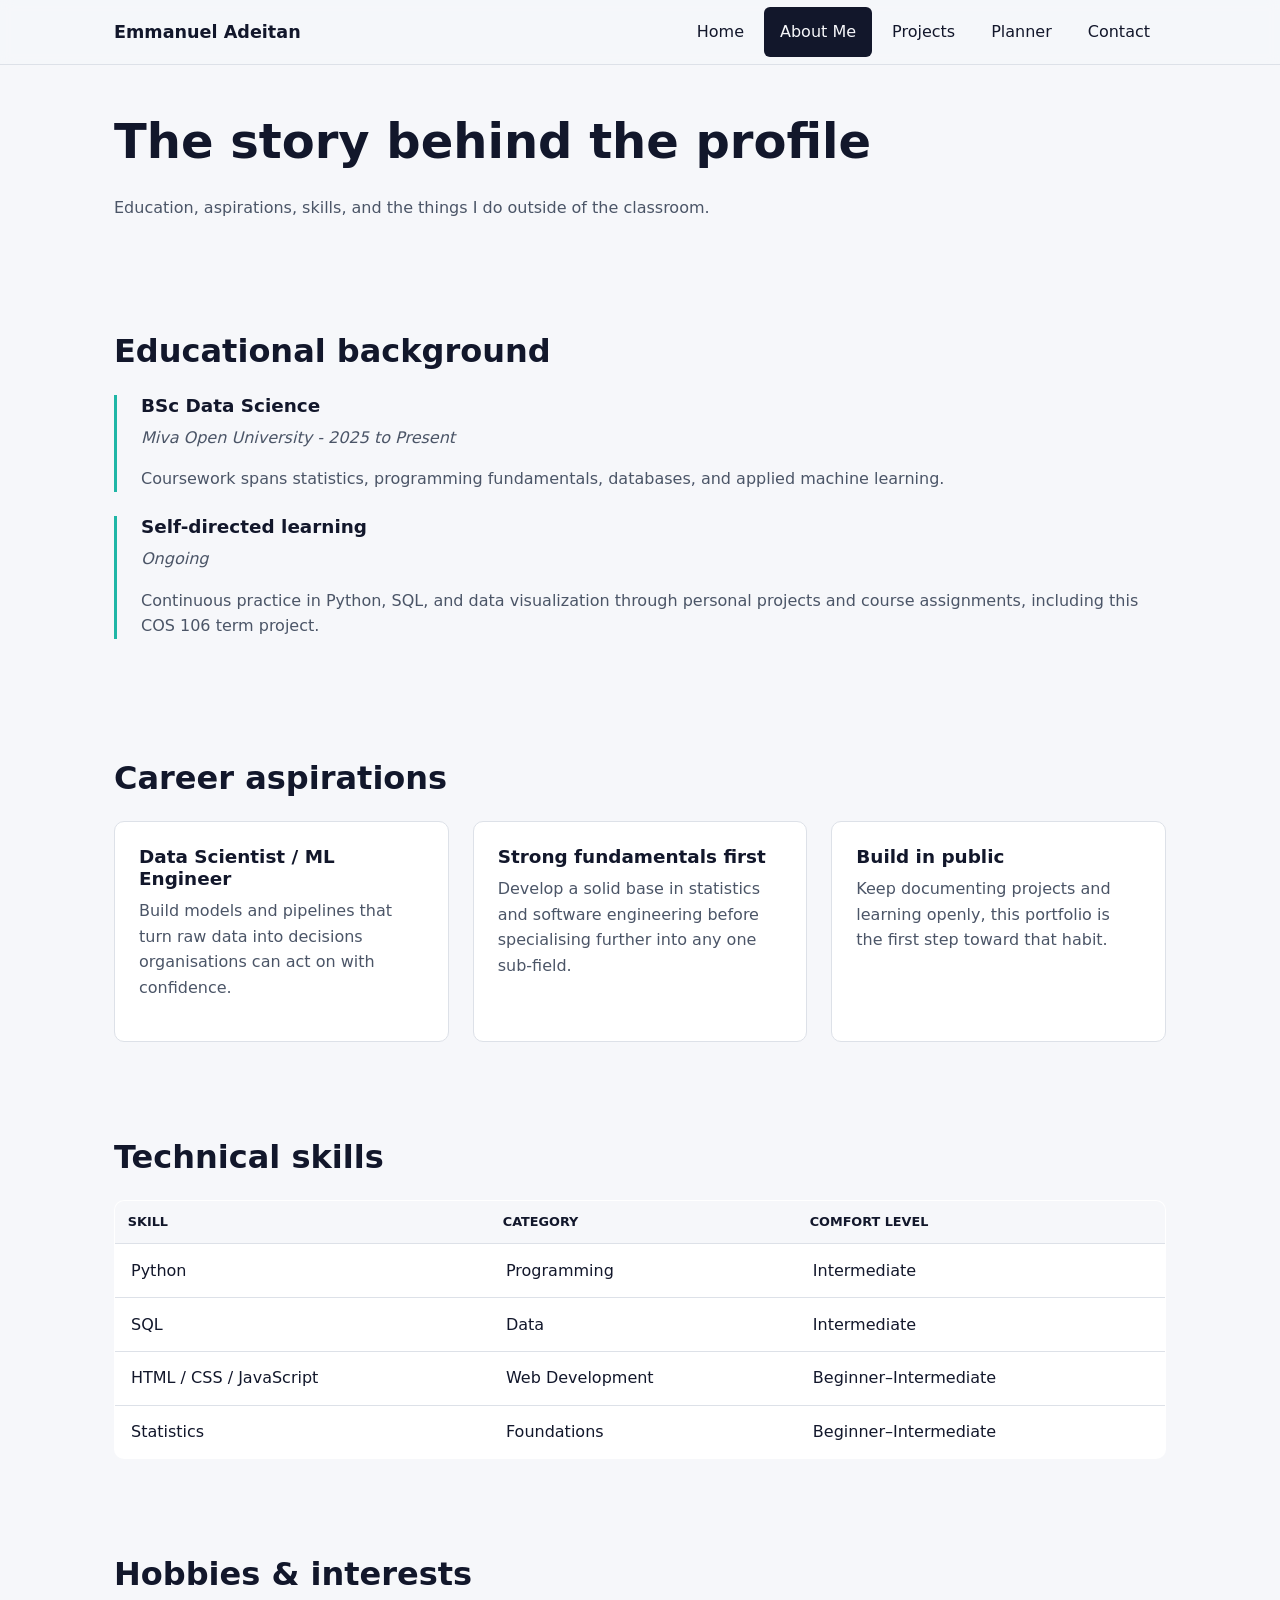
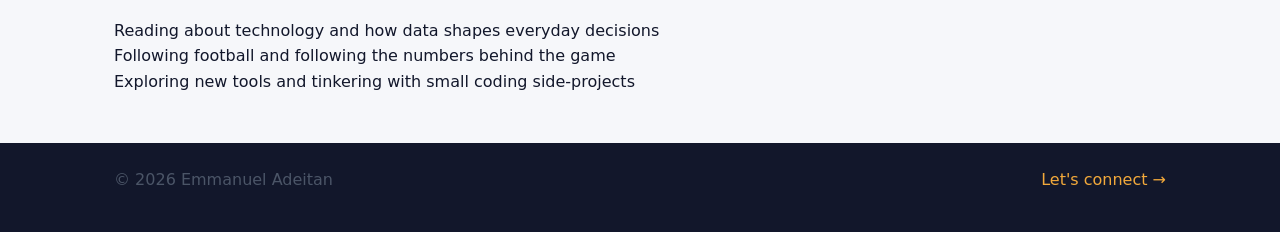
<file: about.html>
<!DOCTYPE html>
<html lang="en">
<head>
  <meta charset="UTF-8">
  <meta name="viewport" content="width=device-width, initial-scale=1.0">
  <title>About Me — Emmanuel Adeitan</title>
  <meta name="description" content="Education, career goals, technical skills, and interests of Emmanuel Adeitan, Data Science student at Miva Open University.">
  <link rel="stylesheet" href="css/style.css">
</head>
<body>

  <!-- ============ HEADER / NAVIGATION ============ -->
  <header class="site-header">
    <nav class="nav container" aria-label="Main navigation">
      <a href="index.html" class="brand">Emmanuel Adeitan</a>

      <button class="nav-toggle" aria-label="Toggle navigation" aria-expanded="false">
        <span></span><span></span><span></span>
      </button>

      <ul class="nav-links">
        <li><a href="index.html">Home</a></li>
        <li><a href="about.html" aria-current="page">About Me</a></li>
        <li><a href="projects.html">Projects</a></li>
        <li><a href="planner.html">Planner</a></li>
        <li><a href="contact.html">Contact</a></li>
      </ul>
    </nav>
  </header>

  <main>
    <!-- ============ PAGE INTRO ============ -->
    <section class="section">
      <div class="container">
        <h1>The story behind the profile</h1>
        <p>Education, aspirations, skills, and the things I do outside of the classroom.</p>
      </div>
    </section>

    <!-- ============ EDUCATIONAL BACKGROUND ============ -->
    <section class="section">
      <div class="container">
        <h2>Educational background</h2>
        <ul class="timeline">
          <li>
            <h3>BSc Data Science</h3>
            <p><em>Miva Open University - 2025 to Present</em></p>
            <p>Coursework spans statistics, programming fundamentals, databases, and applied machine learning.</p>
          </li>
          <li>
            <h3>Self-directed learning</h3>
            <p><em>Ongoing</em></p>
            <p>Continuous practice in Python, SQL, and data visualization through personal projects and course assignments, including this COS 106 term project.</p>
          </li>
        </ul>
      </div>
    </section>

    <!-- ============ CAREER ASPIRATIONS ============ -->
    <section class="section">
      <div class="container">
        <h2>Career aspirations</h2>
        <div class="card-grid">
          <article class="card">
            <h3>Data Scientist / ML Engineer</h3>
            <p>Build models and pipelines that turn raw data into decisions organisations can act on with confidence.</p>
          </article>
          <article class="card">
            <h3>Strong fundamentals first</h3>
            <p>Develop a solid base in statistics and software engineering before specialising further into any one sub-field.</p>
          </article>
          <article class="card">
            <h3>Build in public</h3>
            <p>Keep documenting projects and learning openly, this portfolio is the first step toward that habit.</p>
          </article>
        </div>
      </div>
    </section>

    <!-- ============ TECHNICAL SKILLS ============ -->
    <section class="section">
      <div class="container">
        <h2>Technical skills</h2>

        <table>
          <caption class="visually-hidden">Summary of technical skills and comfort level</caption>
          <thead>
            <tr>
              <th scope="col">Skill</th>
              <th scope="col">Category</th>
              <th scope="col">Comfort level</th>
            </tr>
          </thead>
          <tbody>
            <tr>
              <td>Python</td>
              <td>Programming</td>
              <td>Intermediate</td>
            </tr>
            <tr>
              <td>SQL</td>
              <td>Data</td>
              <td>Intermediate</td>
            </tr>
            <tr>
              <td>HTML / CSS / JavaScript</td>
              <td>Web Development</td>
              <td>Beginner–Intermediate</td>
            </tr>
            <tr>
              <td>Statistics</td>
              <td>Foundations</td>
              <td>Beginner–Intermediate</td>
            </tr>
          </tbody>
        </table>
      </div>
    </section>

    <!-- ============ HOBBIES & INTERESTS ============ -->
    <section class="section">
      <div class="container">
        <h2>Hobbies &amp; interests</h2>
        <ul>
          <li>Reading about technology and how data shapes everyday decisions</li>
          <li>Following football and following the numbers behind the game</li>
          <li>Exploring new tools and tinkering with small coding side-projects</li>
        </ul>
      </div>
    </section>
  </main>

  <!-- ============ FOOTER ============ -->
  <footer class="site-footer">
    <div class="container footer-grid">
      <p>&copy; <span id="current-year"></span> Emmanuel Adeitan</p>
      <p><a href="contact.html">Let's connect →</a></p>
    </div>
  </footer>

  <script src="js/main.js"></script>
</body>
</html>
</file>
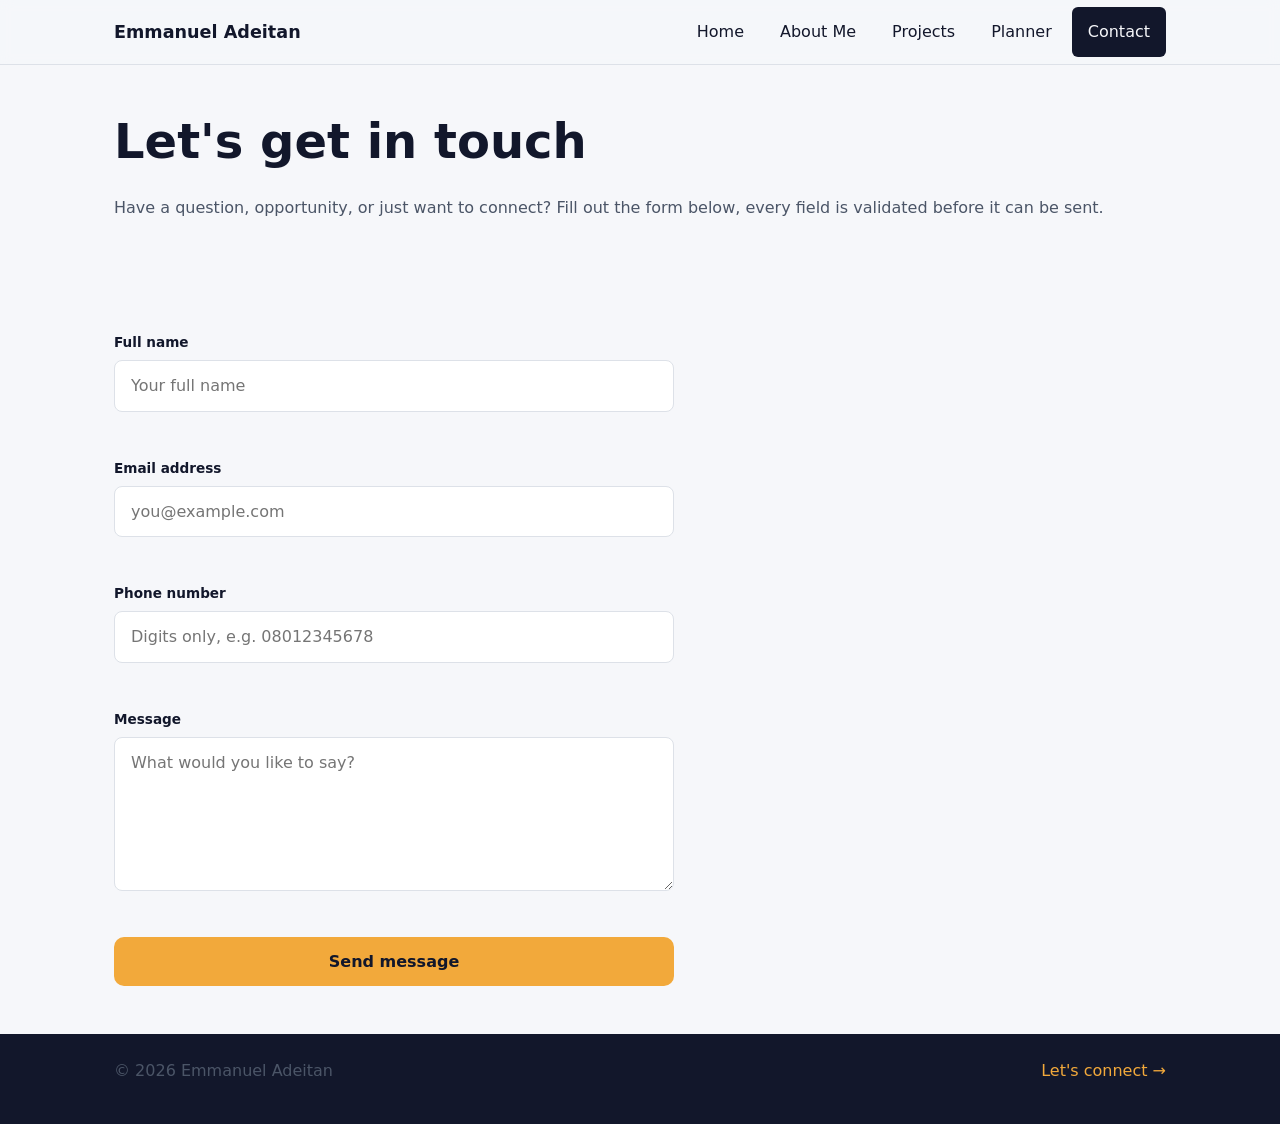
<file: contact.html>
<!DOCTYPE html>
<html lang="en">
<head>
  <meta charset="UTF-8">
  <meta name="viewport" content="width=device-width, initial-scale=1.0">
  <title>Contact — Emmanuel Adeitan</title>
  <meta name="description" content="Get in touch with Emmanuel Adeitan.">
  <link rel="stylesheet" href="css/style.css">
</head>
<body>

  <!-- ============ HEADER / NAVIGATION ============ -->
  <header class="site-header">
    <nav class="nav container" aria-label="Main navigation">
      <a href="index.html" class="brand">Emmanuel Adeitan</a>

      <button class="nav-toggle" aria-label="Toggle navigation" aria-expanded="false">
        <span></span><span></span><span></span>
      </button>

      <ul class="nav-links">
        <li><a href="index.html">Home</a></li>
        <li><a href="about.html">About Me</a></li>
        <li><a href="projects.html">Projects</a></li>
        <li><a href="planner.html">Planner</a></li>
        <li><a href="contact.html" aria-current="page">Contact</a></li>
      </ul>
    </nav>
  </header>

  <main>
    <!-- ============ PAGE INTRO ============ -->
    <section class="section">
      <div class="container">
        <h1>Let's get in touch</h1>
        <p>Have a question, opportunity, or just want to connect? Fill out the form below, every field is validated before it can be sent.</p>
      </div>
    </section>

    <!-- ============ CONTACT FORM ============ -->
    <section class="section">
      <div class="container">
        <form id="contact-form" class="contact-form" novalidate>

          <div class="field" id="field-name">
            <label for="name">Full name</label>
            <input type="text" id="name" name="name" placeholder="Your full name">
            <span class="field-error" id="error-name"></span>
          </div>

          <div class="field" id="field-email">
            <label for="email">Email address</label>
            <input type="text" id="email" name="email" placeholder="you@example.com">
            <span class="field-error" id="error-email"></span>
          </div>

          <div class="field" id="field-phone">
            <label for="phone">Phone number</label>
            <input type="text" id="phone" name="phone" placeholder="Digits only, e.g. 08012345678">
            <span class="field-error" id="error-phone"></span>
          </div>

          <div class="field" id="field-message">
            <label for="message">Message</label>
            <textarea id="message" name="message" rows="5" placeholder="What would you like to say?"></textarea>
            <span class="field-error" id="error-message"></span>
          </div>

          <button type="submit" class="btn btn-primary">Send message</button>

          <p class="form-status" id="form-status" role="status"></p>
        </form>
      </div>
    </section>
  </main>

  <!-- ============ FOOTER ============ -->
  <footer class="site-footer">
    <div class="container footer-grid">
      <p>&copy; <span id="current-year"></span> Emmanuel Adeitan</p>
      <p><a href="contact.html">Let's connect →</a></p>
    </div>
  </footer>

  <script src="js/main.js"></script>
  <script src="js/contact.js"></script>
</body>
</html>
</file>
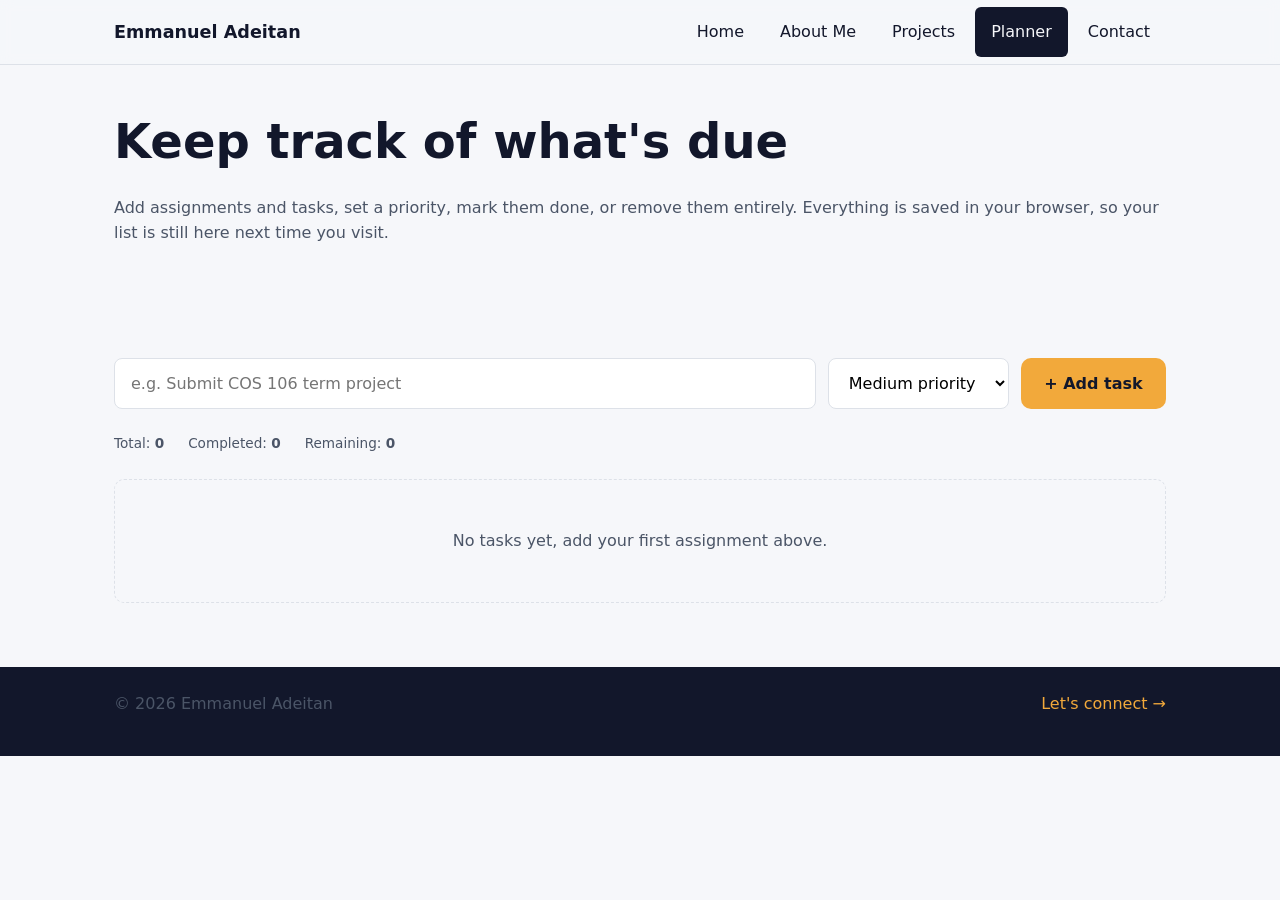
<file: planner.html>
<!DOCTYPE html>
<html lang="en">
<head>
  <meta charset="UTF-8">
  <meta name="viewport" content="width=device-width, initial-scale=1.0">
  <title>Academic Planner — Emmanuel Adeitan</title>
  <meta name="description" content="Interactive academic planner for tracking assignments and tasks.">
  <link rel="stylesheet" href="css/style.css">
</head>
<body>

  <!-- ============ HEADER / NAVIGATION ============ -->
  <header class="site-header">
    <nav class="nav container" aria-label="Main navigation">
      <a href="index.html" class="brand">Emmanuel Adeitan</a>

      <button class="nav-toggle" aria-label="Toggle navigation" aria-expanded="false">
        <span></span><span></span><span></span>
      </button>

      <ul class="nav-links">
        <li><a href="index.html">Home</a></li>
        <li><a href="about.html">About Me</a></li>
        <li><a href="projects.html">Projects</a></li>
        <li><a href="planner.html" aria-current="page">Planner</a></li>
        <li><a href="contact.html">Contact</a></li>
      </ul>
    </nav>
  </header>

  <main>
    <!-- ============ PAGE INTRO ============ -->
    <section class="section">
      <div class="container">
        <h1>Keep track of what's due</h1>
        <p>Add assignments and tasks, set a priority, mark them done, or remove them entirely. Everything is saved in your browser, so your list is still here next time you visit.</p>
      </div>
    </section>

    <!-- ============ ADD TASK FORM ============ -->
    <section class="section">
      <div class="container">
        <form id="task-form" class="planner-form">
          <label for="task-input" class="visually-hidden">Task description</label>
          <input type="text" id="task-input" placeholder="e.g. Submit COS 106 term project" required>

          <label for="task-priority" class="visually-hidden">Task priority</label>
          <select id="task-priority">
            <option value="low">Low priority</option>
            <option value="medium" selected>Medium priority</option>
            <option value="high">High priority</option>
          </select>

          <button type="submit" class="btn btn-primary">+ Add task</button>
        </form>

        <!-- ============ TASK STATS ============ -->
        <div class="planner-stats" aria-live="polite">
          <span>Total: <strong id="stat-total">0</strong></span>
          <span>Completed: <strong id="stat-completed">0</strong></span>
          <span>Remaining: <strong id="stat-remaining">0</strong></span>
        </div>

        <!-- ============ TASK LIST (populated by JavaScript) ============ -->
        <ul id="task-list" class="task-list" aria-live="polite">
          <!-- Task items are added here dynamically by js/planner.js -->
        </ul>

        <p id="empty-state" class="empty-state" hidden>
          No tasks yet, add your first assignment above.
        </p>
      </div>
    </section>
  </main>

  <!-- ============ FOOTER ============ -->
  <footer class="site-footer">
    <div class="container footer-grid">
      <p>&copy; <span id="current-year"></span> Emmanuel Adeitan</p>
      <p><a href="contact.html">Let's connect →</a></p>
    </div>
  </footer>

  <script src="js/main.js"></script>
  <script src="js/planner.js"></script>
</body>
</html>
</file>
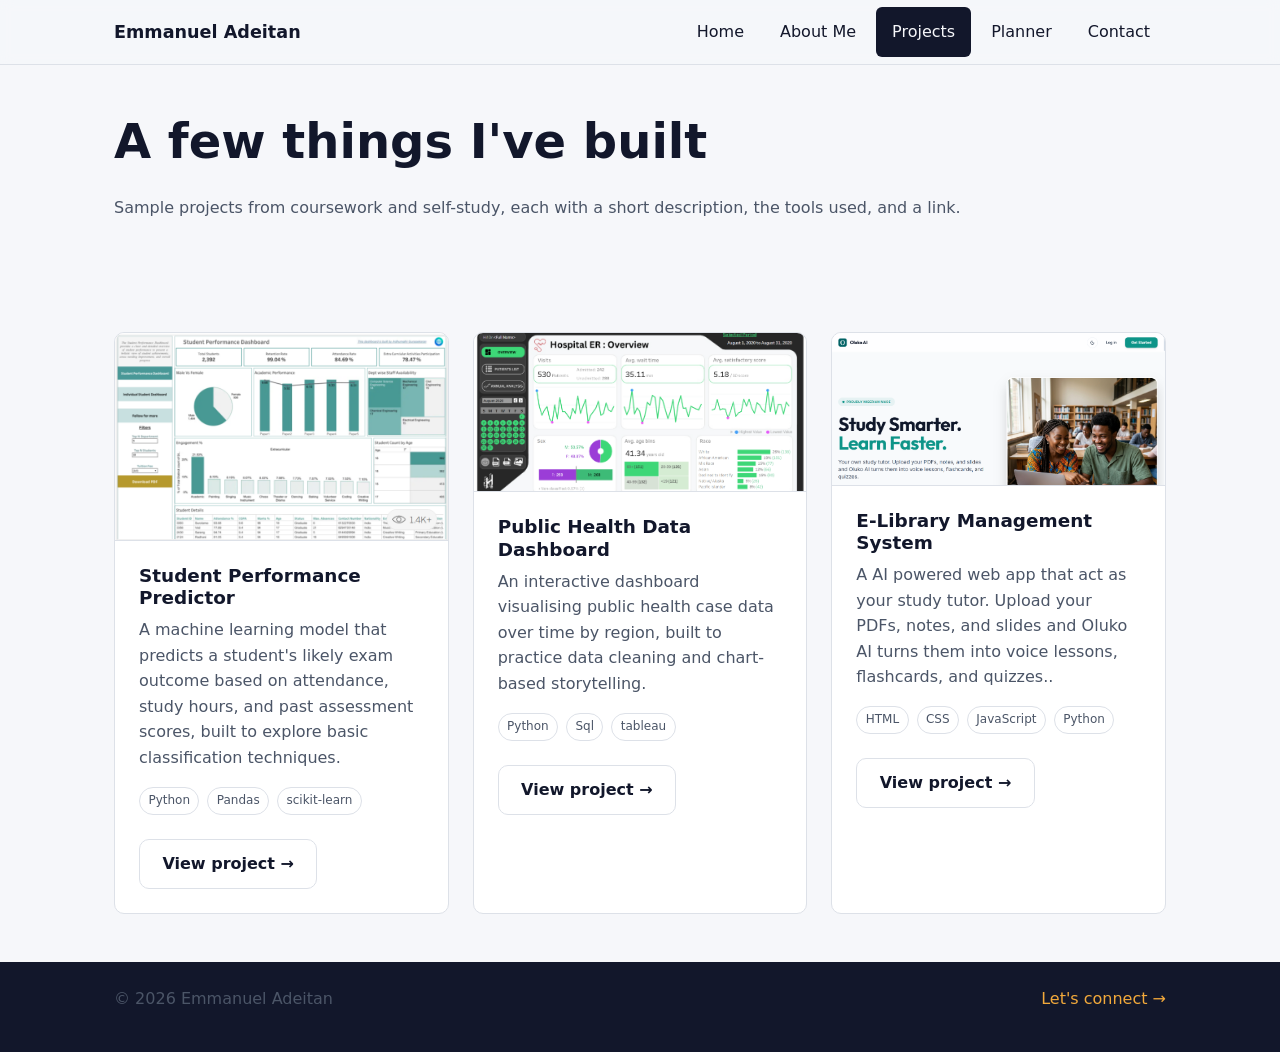
<file: projects.html>
<!DOCTYPE html>
<html lang="en">
<head>
  <meta charset="UTF-8">
  <meta name="viewport" content="width=device-width, initial-scale=1.0">
  <title>Projects — Emmanuel Adeitan</title>
  <meta name="description" content="Sample projects by Emmanuel Adeitan, Data Science student at Miva Open University.">
  <link rel="stylesheet" href="css/style.css">
</head>
<body>

  <!-- ============ HEADER / NAVIGATION ============ -->
  <header class="site-header">
    <nav class="nav container" aria-label="Main navigation">
      <a href="index.html" class="brand">Emmanuel Adeitan</a>

      <button class="nav-toggle" aria-label="Toggle navigation" aria-expanded="false">
        <span></span><span></span><span></span>
      </button>

      <ul class="nav-links">
        <li><a href="index.html">Home</a></li>
        <li><a href="about.html">About Me</a></li>
        <li><a href="projects.html" aria-current="page">Projects</a></li>
        <li><a href="planner.html">Planner</a></li>
        <li><a href="contact.html">Contact</a></li>
      </ul>
    </nav>
  </header>

  <main>
    <!-- ============ PAGE INTRO ============ -->
    <section class="section">
      <div class="container">
        <h1>A few things I've built</h1>
        <p>Sample projects from coursework and self-study, each with a short description, the tools used, and a link.</p>
      </div>
    </section>

    <!-- ============ PROJECT LIST ============ -->
    <section class="section">
      <div class="container card-grid">

        <!-- Project 1 -->
        <article class="card project-card">
          <img src="assets/images/project-1.png" alt="Screenshot of the Student Performance Predictor interface">
          <div class="card-body">
            <h3>Student Performance Predictor</h3>
            <p>A machine learning model that predicts a student's likely exam outcome based on attendance, study hours, and past assessment scores, built to explore basic classification techniques.</p>
            <ul class="tag-list">
              <li>Python</li>
              <li>Pandas</li>
              <li>scikit-learn</li>
            </ul>
            <a href="#" class="btn btn-outline">View project →</a>
          </div>
        </article>

        <!-- Project 2 -->
        <article class="card project-card">
          <img src="assets/images/project-2.png" alt="Screenshot of the Public Health Data Dashboard">
          <div class="card-body">
            <h3>Public Health Data Dashboard</h3>
            <p>An interactive dashboard visualising public health case data over time by region, built to practice data cleaning and chart-based storytelling.</p>
            <ul class="tag-list">
              <li>Python</li>
              <li>Sql</li>
              <li>tableau</li>
            </ul>
            <a href="#" class="btn btn-outline">View project →</a>
          </div>
        </article>

        <!-- Project 3 -->
        <article class="card project-card">
          <img src="assets/images/project-3.png" alt="Screenshot of the E-Library Management System">
          <div class="card-body">
            <h3>E-Library Management System</h3>
            <p>A AI powered web app that act as your study tutor. Upload your PDFs, notes, and slides and Oluko AI turns them into voice lessons, flashcards, and quizzes..</p>
            <ul class="tag-list">
              <li>HTML</li>
              <li>CSS</li>
              <li>JavaScript</li>
              <li>Python</li>
            </ul>
            <a href="#" class="btn btn-outline">View project →</a>
          </div>
        </article>

      </div>
    </section>
  </main>

  <!-- ============ FOOTER ============ -->
  <footer class="site-footer">
    <div class="container footer-grid">
      <p>&copy; <span id="current-year"></span> Emmanuel Adeitan</p>
      <p><a href="contact.html">Let's connect →</a></p>
    </div>
  </footer>

  <script src="js/main.js"></script>
</body>
</html>
</file>
<file: css/style.css>
/* =========================================================
   1. MODERN CSS RESET
   ========================================================= */
*, *::before, *::after {
  box-sizing: border-box;
}

* {
  margin: 0;
}

html {
  -webkit-text-size-adjust: 100%;
}

body {
  line-height: 1.6;
  -webkit-font-smoothing: antialiased;
}

img, picture, video {
  max-width: 100%;
  display: block;
}

input, button, textarea, select {
  font: inherit;
}

a {
  color: inherit;
  text-decoration: none;
}

ul, ol {
  list-style: none;
  padding: 0;
}

/* Respect users who've asked for reduced motion */
@media (prefers-reduced-motion: reduce) {
  *, *::before, *::after {
    animation-duration: 0.01ms !important;
    animation-iteration-count: 1 !important;
    transition-duration: 0.01ms !important;
  }
}

/* =========================================================
   2. DESIGN TOKENS (CSS custom properties)
   ========================================================= */
:root {
  /* Color */
  --color-ink: #12172b;
  --color-paper: #f6f7fa;
  --color-surface: #ffffff;
  --color-slate: #4b5567;
  --color-accent: #1fb6a6;
  --color-accent-warm: #f2a93b;
  --color-line: #dde1e8;
  --color-danger: #e45858;
  --color-success: #1a8f7b;

  /* Type */
  --font-body: system-ui, -apple-system, "Segoe UI", Roboto, sans-serif;
  --font-heading: var(--font-body);

  /* Layout */
  --max-width: 1100px;
  --radius: 10px;
  --nav-height: 64px;
  --space-sm: 0.75rem;
  --space-md: 1.5rem;
  --space-lg: 3rem;
}

/* =========================================================
   3. BASE / TYPOGRAPHY
   ========================================================= */
body {
  font-family: var(--font-body);
  color: var(--color-ink);
  background: var(--color-paper);
}

h1, h2, h3 {
  font-family: var(--font-heading);
  font-weight: 700;
  line-height: 1.2;
}

/* clamp() = fluid typography: scales smoothly between a min and max
   size based on viewport width, instead of jumping at breakpoints */
h1 { font-size: clamp(1.8rem, 4vw + 1rem, 3rem); margin-bottom: var(--space-md); }
h2 { font-size: clamp(1.4rem, 2vw + 1rem, 2rem); margin-bottom: var(--space-md); }
h3 { font-size: 1.15rem; margin-bottom: 0.5rem; }

p { color: var(--color-slate); margin-bottom: 1rem; }

/* Accessible focus state, visible only for keyboard users */
a:focus-visible,
button:focus-visible,
input:focus-visible,
select:focus-visible,
textarea:focus-visible {
  outline: 3px solid var(--color-accent);
  outline-offset: 2px;
}

.visually-hidden {
  position: absolute;
  width: 1px;
  height: 1px;
  padding: 0;
  margin: -1px;
  overflow: hidden;
  clip: rect(0, 0, 0, 0);
  white-space: nowrap;
  border: 0;
}

/* =========================================================
   4. LAYOUT PRIMITIVES
   ========================================================= */
.container {
  width: 100%;
  max-width: var(--max-width);
  margin-inline: auto;
  padding-inline: var(--space-md);
}

.section {
  padding-block: var(--space-lg);
}

/* =========================================================
   5. HEADER / NAVIGATION
   ========================================================= */
.site-header {
  position: sticky;
  top: 0;
  z-index: 10;
  background: rgba(246, 247, 250, 0.9);
  backdrop-filter: blur(6px);
  border-bottom: 1px solid var(--color-line);
}

.nav {
  height: var(--nav-height);
  display: flex;
  align-items: center;
  justify-content: space-between;
}

.brand {
  font-weight: 700;
  font-size: 1.1rem;
}

.nav-toggle {
  display: flex;
  flex-direction: column;
  gap: 5px;
  background: none;
  border: none;
  padding: 0.5rem;
  cursor: pointer;
}

.nav-toggle span {
  width: 22px;
  height: 2px;
  background: var(--color-ink);
}

/* Mobile-first: nav links are hidden by default, revealed via JS toggle */
.nav-links {
  display: none;
  position: absolute;
  top: var(--nav-height);
  left: 0;
  right: 0;
  background: var(--color-paper);
  border-bottom: 1px solid var(--color-line);
  flex-direction: column;
  padding: var(--space-sm);
}

.nav-links.open {
  display: flex;
}

.nav-links a {
  display: block;
  padding: 0.75rem 1rem;
  border-radius: 6px;
}

.nav-links a[aria-current="page"] {
  background: var(--color-ink);
  color: var(--color-paper);
}

/* =========================================================
   6. BUTTONS
   ========================================================= */
.btn {
  display: inline-block;
  padding: 0.7em 1.4em;
  border-radius: var(--radius);
  border: 1px solid transparent;
  font-weight: 600;
  cursor: pointer;
  transition: transform 0.15s ease, background 0.15s ease;
}

.btn:hover {
  transform: translateY(-2px);
}

.btn-primary {
  background: var(--color-accent-warm);
  color: var(--color-ink);
}

.btn-outline {
  background: transparent;
  border-color: var(--color-line);
}

.btn-outline:hover {
  border-color: var(--color-accent);
  color: var(--color-accent);
}

/* =========================================================
   7. HERO
   ========================================================= */
.hero {
  padding-block: var(--space-lg);
}

.hero-grid {
  display: grid;
  gap: var(--space-lg);
  /* Mobile-first: single column by default (see media query below for desktop) */
}

.hero-photo-frame {
  border-radius: 16px;
  overflow: hidden;
  border: 1px solid var(--color-line);
  background: var(--color-surface);
  padding: 0.5rem;
  max-width: 320px;
}

.hero-actions {
  display: flex;
  flex-wrap: wrap;
  gap: 1rem;
  margin-top: var(--space-md);
}

/* =========================================================
   8. TIMELINE (About page)
   ========================================================= */
.timeline li {
  border-left: 3px solid var(--color-accent);
  padding-left: var(--space-md);
  margin-bottom: var(--space-md);
}

/* =========================================================
   9. CARDS
   ========================================================= */
.card-grid {
  display: grid;
  gap: var(--space-md);
  grid-template-columns: 1fr;
}

.card {
  background: var(--color-surface);
  border: 1px solid var(--color-line);
  border-radius: var(--radius);
  padding: var(--space-md);
  transition: transform 0.15s ease, box-shadow 0.15s ease;
}

.card:hover {
  transform: translateY(-4px);
  box-shadow: 0 10px 24px rgba(18, 23, 43, 0.08);
}

.project-card {
  padding: 0;
  overflow: hidden;
}

.project-card img {
  border-bottom: 1px solid var(--color-line);
}

.card-body {
  padding: var(--space-md);
}

.tag-list {
  display: flex;
  flex-wrap: wrap;
  gap: 0.5rem;
  margin-bottom: var(--space-md);
}

.tag-list li {
  font-size: 0.75rem;
  padding: 0.3em 0.7em;
  border-radius: 100px;
  border: 1px solid var(--color-line);
  color: var(--color-slate);
}

/* =========================================================
   10. TABLE
   ========================================================= */
table {
  width: 100%;
  border-collapse: collapse;
  background: var(--color-surface);
  border: 1px solid var(--color-line);
  border-radius: var(--radius);
  overflow: hidden;
}

th, td {
  text-align: left;
  padding: 0.85em 1em;
  border-bottom: 1px solid var(--color-line);
}

thead th {
  background: var(--color-paper);
  font-size: 0.8rem;
  text-transform: uppercase;
}

tbody tr:last-child td {
  border-bottom: none;
}

/* =========================================================
   11. PLANNER
   ========================================================= */
.planner-form {
  display: flex;
  flex-direction: column;
  gap: 0.75rem;
  margin-bottom: var(--space-md);
}

.planner-form input,
.planner-form select {
  padding: 0.75em 1em;
  border: 1px solid var(--color-line);
  border-radius: 8px;
  background: var(--color-surface);
}

.planner-stats {
  display: flex;
  gap: var(--space-md);
  font-size: 0.85rem;
  color: var(--color-slate);
  margin-bottom: var(--space-md);
  flex-wrap: wrap;
}

.task-list {
  display: flex;
  flex-direction: column;
  gap: 0.75rem;
}

.task-item {
  display: flex;
  align-items: center;
  gap: 1rem;
  background: var(--color-surface);
  border: 1px solid var(--color-line);
  border-radius: var(--radius);
  padding: 1rem;
}

.task-item.completed {
  opacity: 0.55;
}

.task-item.completed .task-text {
  text-decoration: line-through;
}

.task-content {
  flex: 1;
  min-width: 0;
}

.task-priority-label {
  font-size: 0.7rem;
  text-transform: uppercase;
  display: block;
  margin-top: 0.2rem;
}

.priority-high .task-priority-label { color: var(--color-danger); }
.priority-medium .task-priority-label { color: var(--color-accent-warm); }
.priority-low .task-priority-label { color: var(--color-accent); }

.task-delete {
  border: 1px solid var(--color-danger);
  color: var(--color-danger);
  background: transparent;
  padding: 0.4em 0.9em;
  border-radius: 8px;
  cursor: pointer;
  font-size: 0.8rem;
}

.task-delete:hover {
  background: var(--color-danger);
  color: white;
}

.empty-state {
  text-align: center;
  padding: var(--space-lg) var(--space-md);
  border: 1px dashed var(--color-line);
  border-radius: var(--radius);
  color: var(--color-slate);
}

/* =========================================================
   12. CONTACT FORM
   ========================================================= */
.contact-form {
  display: flex;
  flex-direction: column;
  gap: var(--space-md);
  max-width: 560px;
}

.field {
  display: flex;
  flex-direction: column;
  gap: 0.4rem;
}

.field label {
  font-size: 0.85rem;
  font-weight: 600;
}

.field input,
.field textarea {
  padding: 0.75em 1em;
  border: 1px solid var(--color-line);
  border-radius: 8px;
  background: var(--color-surface);
}

.field.has-error input,
.field.has-error textarea {
  border-color: var(--color-danger);
}

.field-error {
  font-size: 0.8rem;
  color: var(--color-danger);
  min-height: 1.2em;
}

.form-status {
  padding: 0.9em 1em;
  border-radius: 8px;
  display: none;
}

.form-status.visible {
  display: block;
}

.form-status.success {
  background: rgba(26, 143, 123, 0.1);
  color: var(--color-success);
}

.form-status.error {
  background: rgba(228, 88, 88, 0.1);
  color: var(--color-danger);
}

/* =========================================================
   13. FOOTER
   ========================================================= */
.site-footer {
  background: var(--color-ink);
  color: var(--color-paper);
  padding-block: var(--space-md);
}

.footer-grid {
  display: flex;
  flex-direction: column;
  gap: 0.5rem;
}

.footer-grid a {
  color: var(--color-accent-warm);
}

/* =========================================================
   14. RESPONSIVE — mobile-first, so these ADD complexity
   for larger screens rather than removing it
   ========================================================= */

/* Tablet and up */
@media (min-width: 640px) {
  .footer-grid {
    flex-direction: row;
    justify-content: space-between;
    align-items: center;
  }

  .card-grid {
    grid-template-columns: repeat(2, 1fr);
  }

  .planner-form {
    flex-direction: row;
  }

  .planner-form input {
    flex: 1;
  }
}

/* Desktop and up */
@media (min-width: 900px) {
  .nav-toggle {
    display: none;
  }

  .nav-links {
    display: flex !important;
    position: static;
    flex-direction: row;
    border: none;
    background: none;
    padding: 0;
    gap: 0.25rem;
  }

  .hero-grid {
    grid-template-columns: 1.3fr 1fr;
    align-items: center;
  }

  .card-grid {
    grid-template-columns: repeat(3, 1fr);
  }
}
</file>
